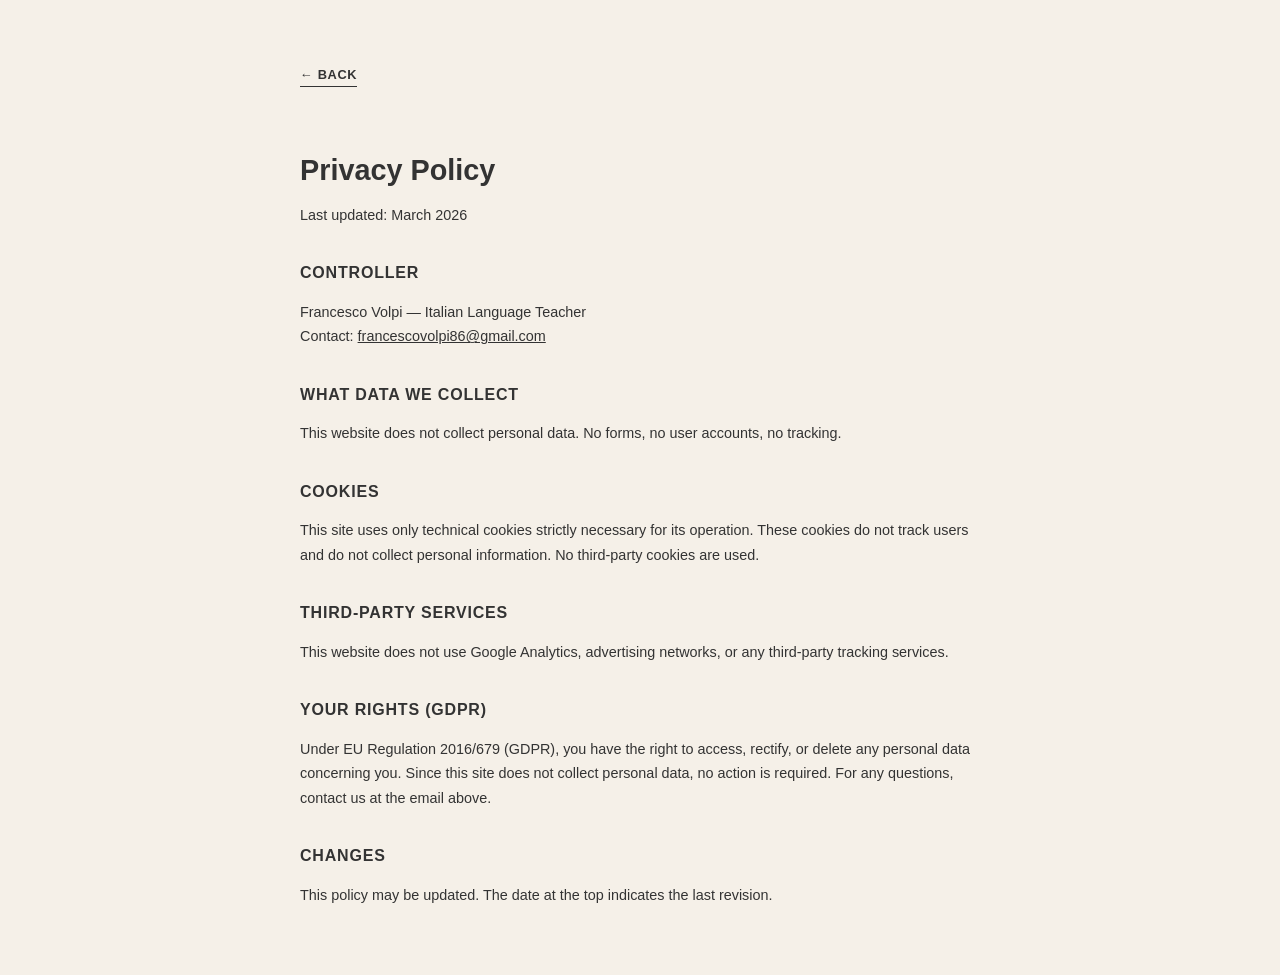
<file: privacy.html>
<!DOCTYPE html>
<html lang="en">
<head>
  <meta charset="UTF-8">
  <meta name="viewport" content="width=device-width, initial-scale=1.0">
  <title>Privacy Policy — Francesco Volpi</title>
  <style>
    body { font-family: 'General Sans', sans-serif; background: #f5f0e8; color: #333; max-width: 680px; margin: 0 auto; padding: 60px 24px; line-height: 1.7; }
    h1 { font-size: 1.8rem; font-weight: 700; margin-bottom: 8px; }
    h2 { font-size: 1rem; font-weight: 700; margin-top: 32px; text-transform: uppercase; letter-spacing: 0.05em; }
    p { font-size: 0.9rem; margin: 8px 0; }
    a { color: #333; }
    .back { display: inline-block; margin-bottom: 40px; font-size: 0.8rem; font-weight: 700; text-transform: uppercase; letter-spacing: 0.05em; text-decoration: none; border-bottom: 1px solid #333; }
  </style>
</head>
<body>
  <a href="/" class="back">← Back</a>
  <h1>Privacy Policy</h1>
  <p>Last updated: March 2026</p>

  <h2>Controller</h2>
  <p>Francesco Volpi — Italian Language Teacher<br>
  Contact: <a href="mailto:francescovolpi86@gmail.com">francescovolpi86@gmail.com</a></p>

  <h2>What data we collect</h2>
  <p>This website does not collect personal data. No forms, no user accounts, no tracking.</p>

  <h2>Cookies</h2>
  <p>This site uses only technical cookies strictly necessary for its operation. These cookies do not track users and do not collect personal information. No third-party cookies are used.</p>

  <h2>Third-party services</h2>
  <p>This website does not use Google Analytics, advertising networks, or any third-party tracking services.</p>

  <h2>Your rights (GDPR)</h2>
  <p>Under EU Regulation 2016/679 (GDPR), you have the right to access, rectify, or delete any personal data concerning you. Since this site does not collect personal data, no action is required. For any questions, contact us at the email above.</p>

  <h2>Changes</h2>
  <p>This policy may be updated. The date at the top indicates the last revision.</p>
</body>
</html>
</file>
